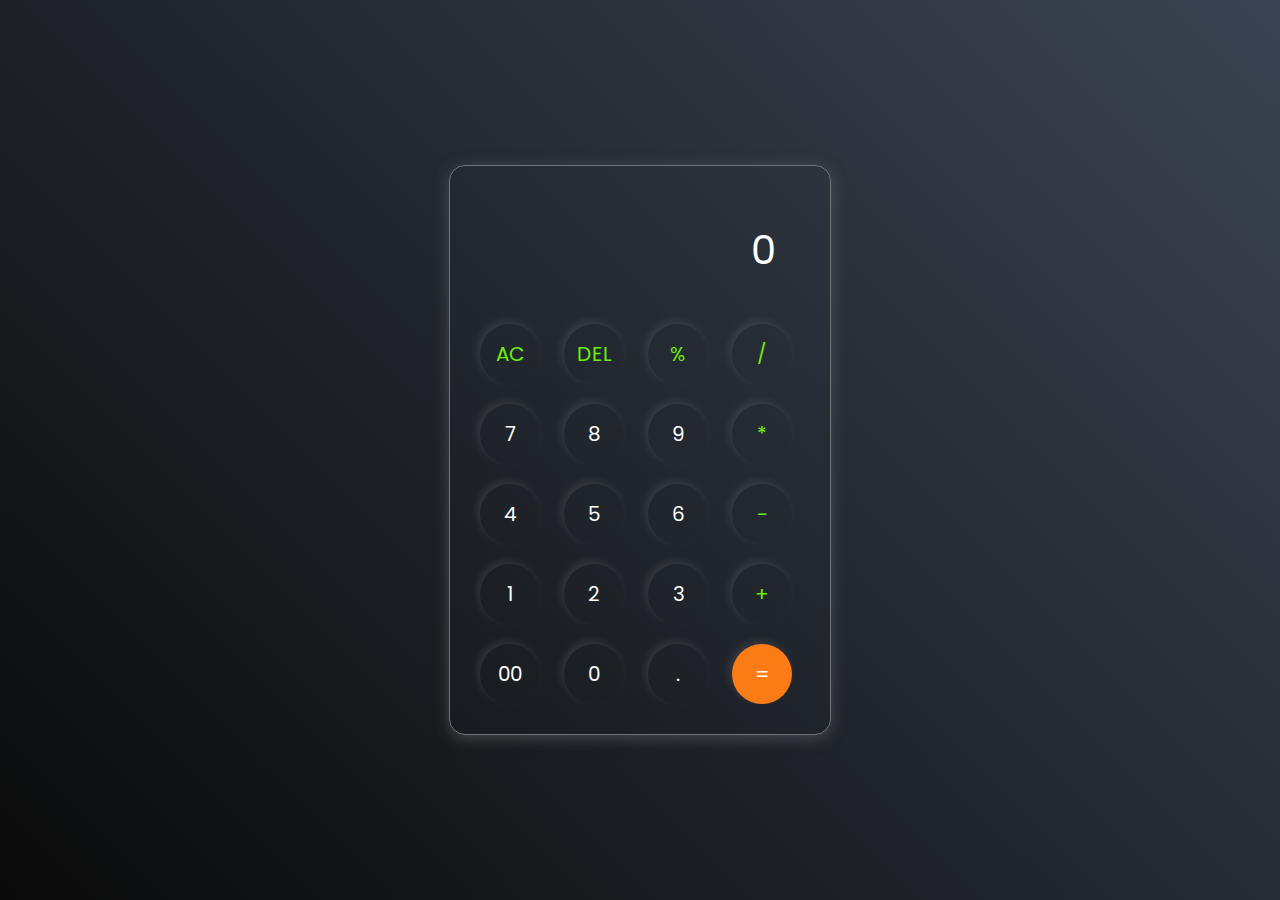
<file: Calculator/index.html>
<!DOCTYPE html>
<html lang="en">
  <head>
    <meta charset="UTF-8" />
    <meta http-equiv="X-UA-Compatible" content="IE=edge" />
    <meta name="viewport" content="width=device-width, initial-scale=1.0" />
    <link rel="stylesheet" href="style.css" />
    <title>Calculator</title>
  </head>
  <body>
    <div class="container">
      <div class="calculator">
        <input type="text" id="inputBox" placeholder="0" />

        <div>
          <button class="button btn-green operator">AC</button>
          <button class="button btn-green operator">DEL</button>
          <button class="button btn-green operator">%</button>
          <button class="button btn-green operator">/</button>
        </div>
        <div>
          <button class="button">7</button>
          <button class="button">8</button>
          <button class="button">9</button>
          <button class="button btn-green operator">*</button>
        </div>
        <div>
          <button class="button">4</button>
          <button class="button">5</button>
          <button class="button">6</button>
          <button class="button btn-green operator">-</button>
        </div>
        <div>
          <button class="button">1</button>
          <button class="button">2</button>
          <button class="button">3</button>
          <button class="button btn-green operator">+</button>
        </div>

        <div>
          <button class="button">00</button>
          <button class="button">0</button>
          <button class="button">.</button>
          <button class="button equalBtn">=</button>
        </div>
      </div>
    </div>

    <script src="script.js"></script>
  </body>
</html>
</file>
<file: Calculator/style.css>
@import url("https://fonts.googleapis.com/css2?family=Poppins:wght@500&display=swap");

* {
  margin: 0;
  padding: 0;
  box-sizing: border-box;
  font-family: "Poppins", sans-serif;
}

body {
  width: 100%;
  height: 100vh;
  display: flex;
  justify-content: center;
  align-items: center;
  background: linear-gradient(45deg, #0a0a0a, #3a4452);
}
.copy {
  text-align: center;
  margin-top: 2.4rem;
  color: #ffffff;
}
.calculator {
  border: 1px solid #717377;
  padding: 20px;
  border-radius: 16px;
  background: transparent;
  box-shadow: 0px 3px 15px rgba(113, 115, 119, 0.5);
}

input {
  width: 320px;
  border: none;
  padding: 24px;
  margin: 10px;
  background: transparent;
  box-shadow: 0px 3px 15px rgbs(84, 84, 84, 0.1);
  font-size: 40px;
  text-align: right;
  cursor: pointer;
  color: #ffffff;
}

input::placeholder {
  color: #ffffff;
}

button {
  transition: all 0.2s;
  border: none;
  width: 60px;
  height: 60px;
  margin: 10px;
  border-radius: 50%;
  background: transparent;
  color: #ffffff;
  font-size: 20px;
  box-shadow: -3px -3px 8px rgba(255, 255, 255, 0.1);
  cursor: pointer;
}
button:hover {
  transform: translateY(-3px);
  box-shadow: -3px -3px 30px rgba(255, 255, 255, 0.316);
}
button:active {
  transform: translate(0px);
  box-shadow: -3px -3px 8px rgba(255, 255, 255, 0.1);
}

.equalBtn {
  background-color: #fb7c14;
}

.operator {
  color: rgb(109, 238, 10);
}
/*  */
.btn-green:hover {
  box-shadow: -3px -3px 30px rgba(109, 238, 10, 0.547);
}
.btn-green:active {
  transform: translate(0px);
  box-shadow: -3px -3px 8px rgba(255, 255, 255, 0.1);
}
.equalBtn:hover {
  box-shadow: -3px -3px 30px rgba(251, 124, 20, 0.705);
}
.equalBtn:active {
  transform: translate(0px);
  box-shadow: -3px -3px 8px rgba(255, 255, 255, 0.1);
}
</file>
